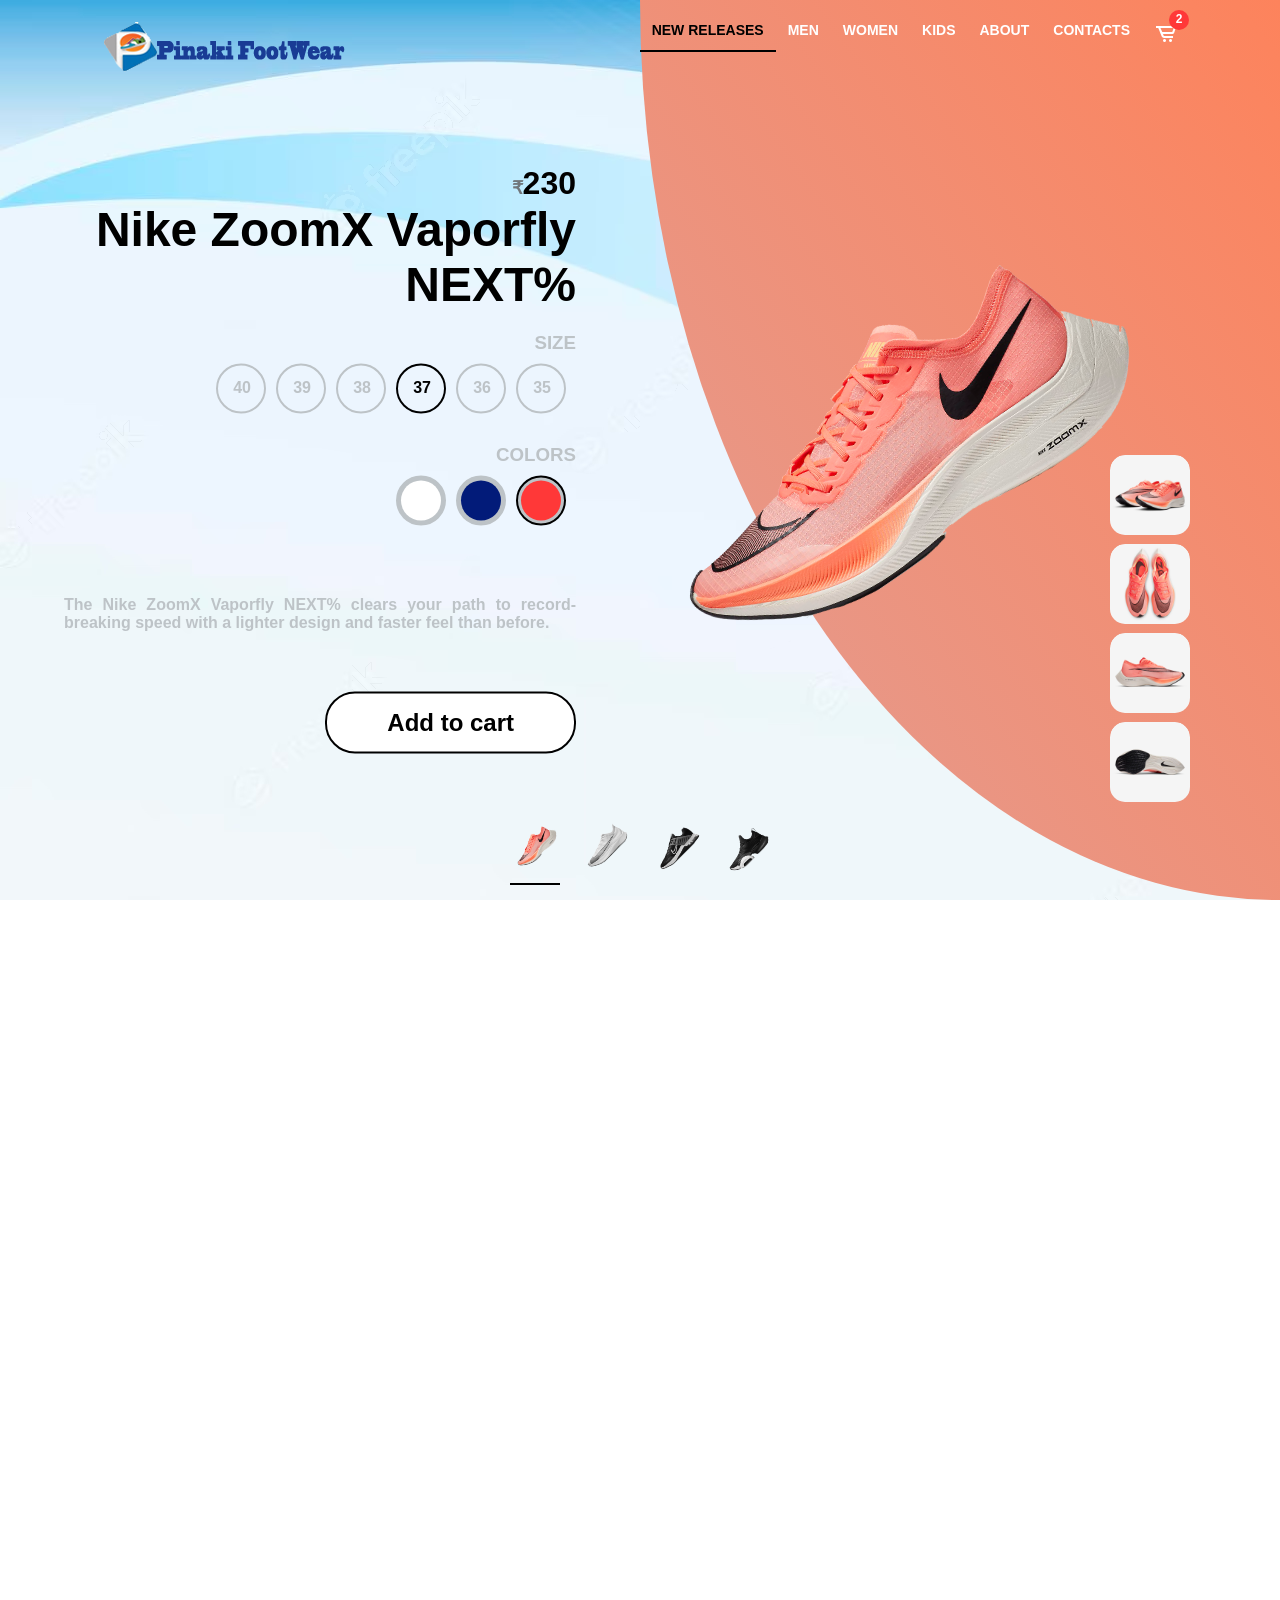
<file: OctaNet-Intern-Pinaki-Landing-Website-Task-1/Pinaki-Product-Landing-Page/index2.html>
<!DOCTYPE html>
<html>
<head>
	<title>Pinaki FootWear</title>
	<meta charset="utf-8">
	<link href='https://unpkg.com/boxicons@2.0.7/css/boxicons.min.css' rel='stylesheet'>
	<meta name="viewport" content="width=device-width, initial-scale=1.0">
	<link rel="stylesheet" type="text/css" href="style2.css">
    <link rel="shortcut icon" href="pinaki logo.jpg" type="image/svg+xml">
</head>
<body>

	<div class="navbar">
		<a href="#" class="logo">
			<img src="./assets/images/logo.png" width="250" height="50" alt="Pinaki FootWare logo">
		</a>
		<div class="navbar-right menu">
			<a href="#" class="active">New releases</a>
			<a href="#">Men</a>
			<a href="#">Women</a>
			<a href="#">Kids</a>
			<a href="#">About</a>
			<a href="#">Contacts</a>
		</div>
		<div class="navbar-right">
			<a href="#" class="cart">
				<i class="bx bx-cart-alt"></i>
				<span class="badge">2</span>
			</a>
		</div>
	</div>

	<div id="slider" class="slider">

		<div class="row fullheight slide">
			<div class="col-6 fullheight">

				<div class="product-info">
					<div class="info-wrapper">&nbsp;&nbsp;
						<div class="product-price left-to-right">
							<span>₹</span>230
						</div>
						<div class="product-name left-to-right">
							<h2>
								Nike ZoomX Vaporfly NEXT%
							</h2>
						</div>
						<div class="product-size left-to-right">
							<h3>SIZE</h3>
							<div class="size-wrapper">
								<div>35</div>
								<div>36</div>
								<div class="active">37</div>
								<div>38</div>
								<div>39</div>
								<div>40</div>
							</div>
						</div>
						<div class="product-color left-to-right">
							<h3>COLORS</h3>
							<div class="color-wrapper">
								<div class="active">
									<div class="bg-red"></div>
								</div>
								<div class="">
									<div class="bg-blue"></div>
								</div>
								<div class="">
									<div class="bg-white"></div>
								</div>
							</div>
						</div>
						<div class="product-description left-to-right">
							<p>
								The Nike ZoomX Vaporfly NEXT% clears your path to record-breaking speed with a lighter design and faster feel than before.
							</p>
						</div>
						<div class="button left-to-right">
							<button>
								Add to cart
							</button>
						</div>
					</div>
				</div>

			</div>
			<div class="col-6 fullheight img-col" style="background-image: linear-gradient(to top right, #e19e95, #fd835c)">

				<div class="product-img">
					<div class="img-wrapper right-to-left">
						<div class="bounce">
							<img src="assets/images/zoomx-vaporfly-next-running-shoe-4Q5jfG.png" alt="placeholder+image">
						</div>
					</div>
				</div>

				<div class="more-images">
					<div class="more-images-item bottom-up">
						<img src="assets/images/zoomx-vaporfly-next-running-shoe-4Q5jfG-1.jpg" alt="placeholder+image">
					</div>
					<div class="more-images-item bottom-up">
						<img src="assets/images/zoomx-vaporfly-next-running-shoe-4Q5jfG (1).jpg" alt="placeholder+image">
					</div>
					<div class="more-images-item bottom-up">
						<img src="assets/images/zoomx-vaporfly-next-running-shoe-4Q5jfG (3).jpg" alt="placeholder+image">
					</div>
					<div class="more-images-item bottom-up">
						<img src="assets/images/zoomx-vaporfly-next-running-shoe-4Q5jfG (4).jpg" alt="placeholder+image">
					</div>
				</div>

			</div>
		</div>

		<div class="row fullheight slide">
			<div class="col-6 fullheight">

				<div class="product-info">
					<div class="info-wrapper">
						<div class="product-price left-to-right">
							<span>₹</span>450
						</div>
						<div class="product-name left-to-right">
							<h2>
								Nike Zoom Fly 3
							</h2>
						</div>
						<div class="product-size left-to-right">
							<h3>SIZE</h3>
							<div class="size-wrapper">
								<div>35</div>
								<div>36</div>
								<div class="active">37</div>
								<div>38</div>
								<div>39</div>
								<div>40</div>
							</div>
						</div>
						<div class="product-color left-to-right">
							<h3>COLORS</h3>
							<div class="color-wrapper">
								<div class="active">
									<div class="bg-red"></div>
								</div>
								<div class="">
									<div class="bg-blue"></div>
								</div>
								<div class="">
									<div class="bg-white"></div>
								</div>
							</div>
						</div>
						<div class="product-description left-to-right">
							<p>
								The Nike Zoom Fly 3 clears your path to record-breaking speed with a lighter design and faster feel than before. 
							</p>
						</div>
						<div class="button left-to-right">
							<button>
								Add to cart
							</button>
						</div>
					</div>
				</div>

			</div>
			<div class="col-6 fullheight img-col" style="background-image: linear-gradient(to top right, #6b6d68, #629f2a)">

				<div class="product-img">
					<div class="img-wrapper right-to-left">
						<div class="bounce">
							<img src="assets/images/zoom-fly-3-mens-running-shoe-XhzpPH.png" alt="placeholder+image">
						</div>
					</div>
				</div>

				<div class="more-images">
					<div class="more-images-item bottom-up">
						<img src="assets/images/zoom-fly-3-mens-running-shoe-XhzpPH.jpg" alt="placeholder+image">
					</div>
					<div class="more-images-item bottom-up">
						<img src="assets/images/zoom-fly-3-mens-running-shoe-XhzpPH (1).jpg" alt="placeholder+image">
					</div>
					<div class="more-images-item bottom-up">
						<img src="assets/images/zoom-fly-3-mens-running-shoe-XhzpPH (2).jpg" alt="placeholder+image">
					</div>
					<div class="more-images-item bottom-up">
						<img src="assets/images/zoom-fly-3-mens-running-shoe-XhzpPH (3).jpg" alt="placeholder+image">
					</div>
				</div>

			</div>
		</div>

		<div class="row fullheight slide">
			<div class="col-6 fullheight">

				<div class="product-info">
					<div class="info-wrapper">
						<div class="product-price left-to-right">
							<span>₹</span>300
						</div>
						<div class="product-name left-to-right">
							<h2>
								Nike Air Max Alpha TR 3
							</h2>
						</div>
						<div class="product-size left-to-right">
							<h3>SIZE</h3>
							<div class="size-wrapper">
								<div>35</div>
								<div>36</div>
								<div class="active">37</div>
								<div>38</div>
								<div>39</div>
								<div>40</div>
							</div>
						</div>
						<div class="product-color left-to-right">
							<h3>COLORS</h3>
							<div class="color-wrapper">
								<div class="active">
									<div class="bg-red"></div>
								</div>
								<div class="">
									<div class="bg-blue"></div>
								</div>
								<div class="">
									<div class="bg-white"></div>
								</div>
							</div>
						</div>
						<div class="product-description left-to-right">
							<p>
								The Nike Air Max Alpha TR 3 clears your path to record-breaking speed with a lighter design and faster feel than before.
							</p>
						</div>
						<div class="button left-to-right">
							<button>
								Add to cart
							</button>
						</div>
					</div>
				</div>

			</div>
			<div class="col-6 fullheight img-col" style="background-image: linear-gradient(to top right, #cdcbd3, #171617)">

				<div class="product-img">
					<div class="img-wrapper right-to-left">
						<div class="bounce">
							<img src="assets/images/air-max-alpha-tr-3-mens-training-shoe-0C1CV7.png" alt="placeholder+image">
						</div>
					</div>
				</div>

				<div class="more-images">
					<div class="more-images-item bottom-up">
						<img src="assets/images/air-max-alpha-tr-3-mens-training-shoe-0C1CV7.jpg" alt="placeholder+image">
					</div>
					<div class="more-images-item bottom-up">
						<img src="assets/images/air-max-alpha-tr-3-mens-training-shoe-0C1CV7 (1).jpg" alt="placeholder+image">
					</div>
					<div class="more-images-item bottom-up">
						<img src="assets/images/air-max-alpha-tr-3-mens-training-shoe-0C1CV7 (2).jpg" alt="placeholder+image">
					</div>
					<div class="more-images-item bottom-up">
						<img src="assets/images/air-max-alpha-tr-3-mens-training-shoe-0C1CV7 (3).jpg" alt="placeholder+image">
					</div>
				</div>

			</div>
		</div>

		<div class="row fullheight slide">
			<div class="col-6 fullheight">

				<div class="product-info">
					<div class="info-wrapper">
						<div class="product-price left-to-right">
							<span>₹</span>290
						</div>
						<div class="product-name left-to-right">
							<h2>
								Nike Air Zoom SuperRep
							</h2>
						</div>
						<div class="product-size left-to-right">
							<h3>SIZE</h3>
							<div class="size-wrapper">
								<div>35</div>
								<div>36</div>
								<div class="active">37</div>
								<div>38</div>
								<div>39</div>
								<div>40</div>
							</div>
						</div>
						<div class="product-color left-to-right">
							<h3>COLORS</h3>
							<div class="color-wrapper">
								<div class="active">
									<div class="bg-red"></div>
								</div>
								<div class="">
									<div class="bg-blue"></div>
								</div>
								<div class="">
									<div class="bg-white"></div>
								</div>
							</div>
						</div>
						<div class="product-description left-to-right">
							<p>
								The Nike Air Zoom SuperRep clears your path to record-breaking speed with a lighter design and faster feel than before.
							</p>
						</div>
						<div class="button left-to-right">
							<button>
								Add to cart
							</button>
						</div>
					</div>
				</div>

			</div>
			<div class="col-6 fullheight img-col" style="background-image: linear-gradient(to top right, #32519a, #4967af)">

				<div class="product-img">
					<div class="img-wrapper right-to-left">
						<div class="bounce">
							<img src="assets/images/air-zoom-superrep-mens-hiit-class-shoe-ZWLnJW (1).png" alt="placeholder+image">
						</div>
					</div>
				</div>

				<div class="more-images">
					<div class="more-images-item bottom-up">
						<img src="assets/images/air-zoom-superrep-mens-hiit-class-shoe-ZWLnJW.jpg" alt="placeholder+image">
					</div>
					<div class="more-images-item bottom-up">
						<img src="assets/images/air-zoom-superrep-mens-hiit-class-shoe-ZWLnJW (4).jpg" alt="placeholder+image">
					</div>
					<div class="more-images-item bottom-up">
						<img src="assets/images/air-zoom-superrep-mens-hiit-class-shoe-ZWLnJW (3).jpg" alt="placeholder+image">
					</div>
					<div class="more-images-item bottom-up">
						<img src="assets/images/air-zoom-superrep-mens-hiit-class-shoe-ZWLnJW (2).jpg" alt="placeholder+image">
					</div>
				</div>

			</div>
		</div>

		<div id="slide-control" class="slide-control">
			<div class="slide-control-item">
				<img src="assets/images/zoomx-vaporfly-next-running-shoe-4Q5jfG.png" alt="placeholder+image">
			</div>
			<div class="slide-control-item">
				<img src="assets/images/zoom-fly-3-mens-running-shoe-XhzpPH.png" alt="placeholder+image">
			</div>
			<div class="slide-control-item">
				<img src="assets/images/air-max-alpha-tr-3-mens-training-shoe-0C1CV7.png" alt="placeholder+image">
			</div>
			<div class="slide-control-item">
				<img src="assets/images/air-zoom-superrep-mens-hiit-class-shoe-ZWLnJW (1).png" alt="placeholder+image">
			</div>
		</div>

	</div>

	<div id="modal" class="modal">
		<span id="modal-close" class="close">&times;</span>
		<img id="modal-content" class="modal-content">
		<div class="more-images">
			<div class="more-images-item">
				<img class="img-preview">
			</div>
			<div class="more-images-item">
				<img class="img-preview">
			</div>
			<div class="more-images-item">
				<img class="img-preview">
			</div>
			<div class="more-images-item">
				<img class="img-preview">
			</div>
		</div>
	</div>

	<script type="text/javascript" src="index2.js"></script>
</body>
</html>
</file>
<file: OctaNet-Intern-Pinaki-Landing-Website-Task-1/Pinaki-Product-Landing-Page/style2.css>
:root {
	--red: #ff3838;
	--white: #ffffff;
	--black: #000000;

	--red-one: #CB356B;
	--red-two: #BD3F32;

	--green-one: #56ab2f;
	--green-two: #94d049;

	--black-one: #232526;
	--black-two: #70767b;

	--blue-one: #021B79;
	--blue-two: #0575E6;

	--silver: #bdc3c7;
}

@import url('https://fonts.googleapis.com/css2?family=Lato:wght@400;700;900&display=swap');

* {
	margin: 0;
	padding: 0;
	box-sizing: border-box;
	font-family: 'Lato', sans-serif;
}

.bg-red {
	background-color: var(--red);
}

.bg-white {
	background-color: var(--white);
}

.bg-black {
	background-color: var(--black);
}

.bg-blue {
	background-color: var(--blue-one);
}

.bg-green {
	background-color: var(--green-one);
}

body, html {
	margin: 0;
	padding: 0;
	height: 100%;
	width: 100%;
	overflow: hidden;
	background-image:url(assets/images/background.avif);
}

.row {
	display: flex;
	flex-wrap: wrap;
	flex-direction: row;
}

.row:after, .row:before {
	box-sizing: border-box;
}

.col-6 {
	width: 50%;
	position: relative;
}

.slider {
	overflow: hidden;
	height: 500%;
}

.fullheight {
	height: 100vh;
}

.product-img {
	position: absolute;
	top: 50%;
	left: 50%;
	transform: translate(-50%, -50%);
	width: 100%;
}

.img-wrapper img {
	height: auto;
	width: 80%;
	transform: rotate(-35deg);
}

.more-images {
	position: absolute;
	right: 90px;
	top: 50%;
}

.more-images-item {
	height: fit-content;
	border-radius: 15px;
	overflow: hidden;
	margin: 5px 0;
}

.more-images-item img {
	height: auto;
	width: 80px;
	border-radius: 15px;
	transition: 1s;
}

.more-images-item:hover img {
	transform: scale(1.5);
}

.more-images-item:hover {
	cursor: pointer;
}

.product-info {
	position: absolute;
	top: 50%;
	left: 50%;
	transform: translate(-50%, -50%);
	width: 100%;
	padding: 0 10%;
	color: var(--silver);
}

.info-wrapper {
	margin: auto;
	position: relative;
	text-align: right;
}

.product-name h2 {
	font-weight: 900;
	font-size: xxx-large;
	color: var(--black);
}

.product-price {
	font-weight: 900;
	font-size: xx-large;
	color: var(--black);
}

.product-price span {
	font-size: large;
	color: var(--black-two);
}

.product-size {
	margin: 20px 0;
}

.size-wrapper {
	display: flex;
	flex-flow: row-reverse;
	padding: 5px;
}

.size-wrapper div {
	font-weight: 900;
	margin: 5px;
	width: 50px;
	height: 50px;
	border-radius: 50%;
	padding: 13px;
	border: 2px solid var(--silver);
	color: var(--silver);
}

.size-wrapper div.active {
	border: 2px solid var(--black);
	color: var(--black);
}

.size-wrapper div:hover {
	border: 2px solid var(--black);
	color: var(--black);
	cursor: pointer;
}

.color-wrapper {
	display: flex;
	flex-flow: row-reverse;
	padding: 5px;
}

.color-wrapper > div {
	margin: 5px;
	width: 50px;
	height: 50px;
	border-radius: 50%;
	padding: 3px;
	border: 2px solid var(--silver);
	background-color: var(--silver);
}

.color-wrapper > div.active {
	border: 2px solid var(--black);
}

.color-wrapper > div:hover {
	cursor: pointer;
	border: 2px solid var(--black);
}

.color-wrapper > div >div {
	width: 40px;
	height: 40px;
	border-radius: 50%;
}

.product-description {
	margin: 60px 0;
	text-align: justify;
	font-weight: 600;
}

.button > button {
	font-weight: 900;
	font-size: x-large;
	padding: 15px 60px;
	border-radius: 30px;
	border: 2px solid var(--black);
	background-color: var(--white);
	color: var(--black);
	transition: .5s;
}

.button > button:hover {
	cursor: pointer;
	background-color: var(--black);
	color: var(--white);
}

.img-col {
	border-bottom-left-radius: 100%;
}

.slide-control {
	display: flex;
	padding: 5px;
	position: absolute;
	bottom: 0;
	left: 50%;
	transform: translateX(-50%);
}

.slide-control div {
	height: 50px;
	width: 50px;
	margin: 10px;
	transition: .5s;
}

.slide-control div:hover {
	cursor: pointer;
	transform: translateY(-30px);
	border-bottom: 2px solid var(--black);
}

.slide-control div img {
	height: auto;
	width: 100%;
	filter: grayscale(100%);
	transform: rotate(-45deg);
}

.slide-control div:hover img {
	filter: unset;
}

.slide-control div.active img {
	filter: unset;
}

.slide-control div.active {
	border-bottom: 2px solid var(--black);
}

.modal {
	display: none;
	position: fixed;
	z-index: 100;
	padding-top: 100px;
	left: 0;
	top: 0;
	width: 100%;
	height: 100%;
	overflow: auto;
	background-color: rgb(0,0,0);
	background-color: rgba(0,0,0,0.9);
}

.modal-content {
	margin: auto;
	display: block;
	width: 80%;
	max-width: 700px;
}

.modal-content {
	animation-name: zoom;
	animation-duration: .6s;
}

@keyframes zoom {
	from {
		transform: scale(0);
	} to {
		transform: scale(1);
	}
}

.close {
	position: absolute;
	top: 15px;
	right: 35px;
	color: var(--white);
	font-size: 40px;
	font-weight: 900;
	transition: .3s;
}

.close:hover, .close:focus {
	color: var(--silver);
	text-decoration: none;
	cursor: pointer;
}

.navbar {
	background-color: transparent;
	padding: 10px 90px;
	position: fixed;
	top: 0;
	left: 0;
	right: 0;
	z-index: 99;
	display: flex;
}

.navbar a {
	float: left;
	color: var(--white);
	text-decoration: none;
	font-size: 14px;
	font-weight: 900;
	padding:12px;
	text-transform: uppercase;
}

.navbar .logo {
	font-size: 30px;
	flex: 1;
	color: var(--black);
}

.navbar-right a:hover {
	color: var(--black);
	border-bottom: 2px solid var(--black);
}

.navbar-right a.active {
	color: var(--black);
	border-bottom: 2px solid var(--black);
}

.navbar-right a {
	transition: .5s;
}

.cart {
	position: relative;
}

.cart i {
	font-size: x-large;
}

.badge {
	position: absolute;
	top: 0;
	right: 1px;
	font-size: 12px;
	background-color: var(--red);
	width: 20px;
	height: 20px;
	padding: 2px;
	text-align: center;
	justify-content: center;
	border-radius: 50%;
}



.right-to-left {
	transition: 1s;
	transform: translateX(100%);
}

.active .right-to-left {
	transform: translateX(0);
}

.bottom-up {
	transition: 1s;
	transform: translateY(100vh);
}

.active .bottom-up {
	transform: translateY(0);
}

.left-to-right {
	transition: 1s;
	transform: translateX(-150%);
}

.active .left-to-right {
	transition: 1s;
	transform: translateX(0);
}

.more-images-item:nth-child(1) {
	transition-delay: .2s;
}

.more-images-item:nth-child(2) {
	transition-delay: .4s;
}

.more-images-item:nth-child(3) {
	transition-delay: .6s;
}

.more-images-item:nth-child(4) {
	transition-delay: .8s;
}

.info-wrapper > div:nth-child(1) {
	transition-delay: .2s;
}

.info-wrapper > div:nth-child(2) {
	transition-delay: .4s;
}

.info-wrapper > div:nth-child(3) {
	transition-delay: .6s;
}

.info-wrapper > div:nth-child(4) {
	transition-delay: .8s;
}

.info-wrapper > div:nth-child(5) {
	transition-delay: 1s;
}

.info-wrapper > div:nth-child(6) {
	transition-delay: 1.2s;
}

.bounce {
	animation-name: bounce;
	animation-timing-function: ease;
	animation-iteration-count: infinite;
	animation-duration: 3s;
}

@keyframes bounce {
	0% {
		transform: translateY(0);
	} 50% {
		transform: translateY(-50px);
	} 100% {
		transform: translateY(0);
	}
}
</file>
